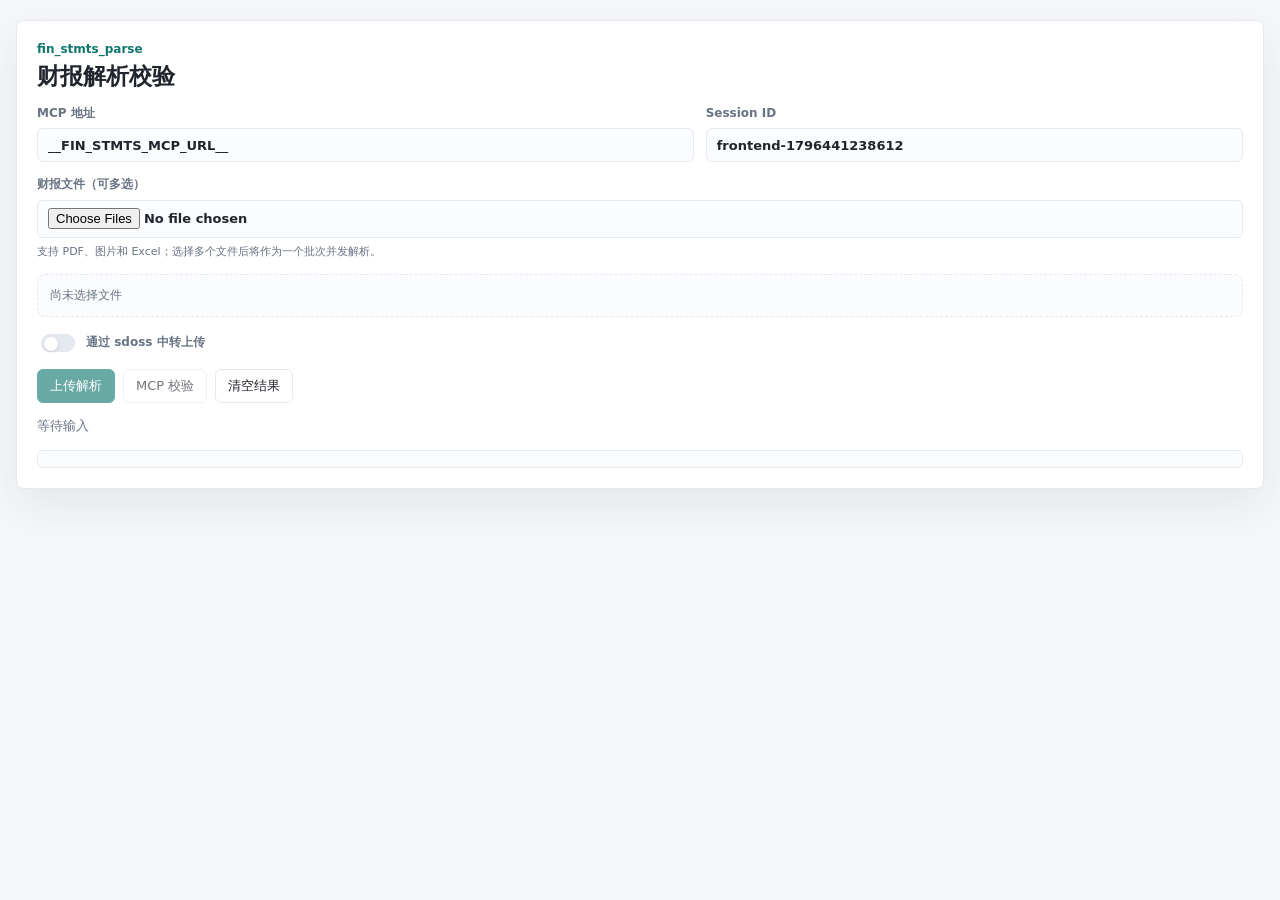
<file: frontend/index.html>
<!doctype html>
<html lang="zh-CN">
  <head>
    <meta charset="utf-8" />
    <meta name="viewport" content="width=device-width, initial-scale=1" />
    <title>财报解析校验</title>
    <link rel="stylesheet" href="./styles.css" />
  </head>
  <body>
    <main class="shell">
      <section class="panel controls">
        <div>
          <p class="eyebrow">fin_stmts_parse</p>
          <h1>财报解析校验</h1>
        </div>
        <div class="control-grid">
          <label>
            <span>MCP 地址</span>
            <input id="mcpUrl" value="__FIN_STMTS_MCP_URL__" />
          </label>
          <label>
            <span>Session ID</span>
            <input id="sessionId" />
          </label>
        </div>
        <label class="file-box">
          <span>财报文件（可多选）</span>
          <input
            id="fileInput"
            type="file"
            multiple
            accept=".pdf,.png,.jpg,.jpeg,.bmp,.tiff,.tif,.webp,.xls,.xlsx"
            aria-describedby="fileHint"
          />
          <small id="fileHint">支持 PDF、图片和 Excel；选择多个文件后将作为一个批次并发解析。</small>
        </label>
        <section
          id="selectedFiles"
          class="selected-files"
          aria-live="polite"
          aria-label="已选择的财报文件"
        ></section>
        <label class="toggle-row">
          <input id="useSdoss" type="checkbox" />
          <span>通过 sdoss 中转上传</span>
        </label>
        <div class="actions">
          <button id="runBtn" class="primary">上传解析</button>
          <button id="inspectBtn" type="button">MCP 校验</button>
          <button id="clearBtn" type="button">清空结果</button>
        </div>
        <p id="status" class="status" aria-live="polite">等待输入</p>
        <ol id="progressLog" class="progress-log" hidden></ol>
      </section>

      <section id="summary" class="summary" hidden></section>
      <section id="results" class="results"></section>
    </main>
    <script src="./app.js"></script>
  </body>
</html>
</file>
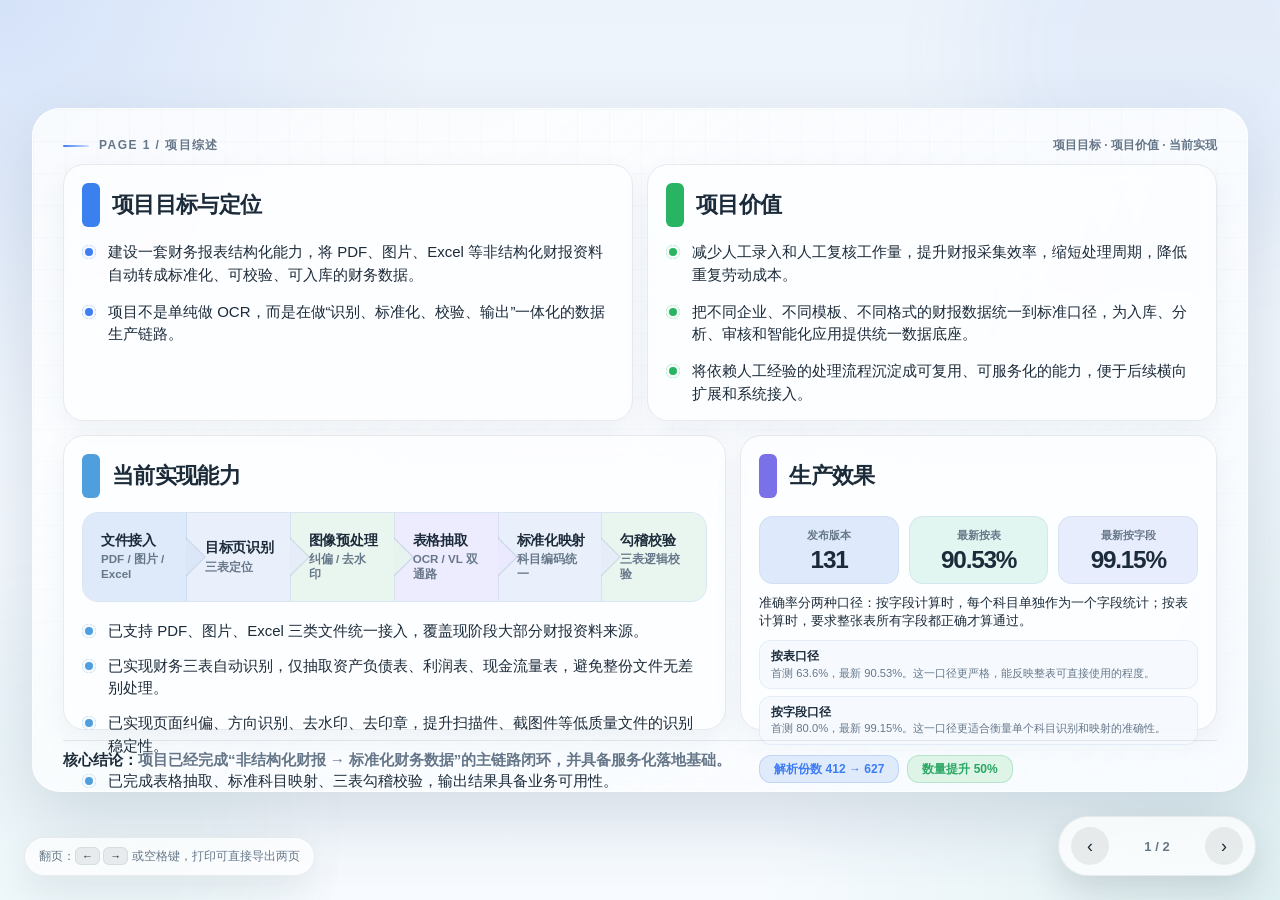
<file: fin_stmts_parse_ppt.html>
<!DOCTYPE html>
<html lang="zh-CN">
<head>
  <meta charset="UTF-8">
  <meta name="viewport" content="width=device-width, initial-scale=1.0">
  <title>财务报表智能解析项目汇报</title>
  <style>
    :root {
      --bg: #edf3fa;
      --paper: #f8fbff;
      --ink: #1c2b3a;
      --muted: #667789;
      --line: rgba(51, 76, 109, 0.14);
      --accent: #3f7df4;
      --accent-soft: rgba(63, 125, 244, 0.12);
      --emerald: #2f9a8f;
      --emerald-soft: rgba(47, 154, 143, 0.14);
      --shadow: 0 28px 70px rgba(45, 68, 97, 0.16);
      --radius: 28px;
      --slide-width: min(95vw, calc((100vh - 44px) * 1.77777778), 1540px);
      --slide-ratio: 1.77777778;
    }

    * {
      box-sizing: border-box;
    }

    html,
    body {
      margin: 0;
      min-height: 100%;
      background:
        radial-gradient(circle at top left, rgba(63, 125, 244, 0.14), transparent 28%),
        radial-gradient(circle at bottom right, rgba(47, 154, 143, 0.12), transparent 34%),
        linear-gradient(180deg, #edf3fa 0%, #f7fbff 100%);
      color: var(--ink);
      font-family: "Avenir Next", "PingFang SC", "SF Pro Display", "Segoe UI", sans-serif;
      overflow: hidden;
    }

    body::before,
    body::after {
      content: "";
      position: fixed;
      inset: auto;
      width: 32vw;
      height: 32vw;
      border-radius: 999px;
      filter: blur(48px);
      opacity: 0.34;
      pointer-events: none;
      z-index: 0;
    }

    body::before {
      top: -12vw;
      right: -8vw;
      background: rgba(63, 125, 244, 0.16);
    }

    body::after {
      bottom: -10vw;
      left: -10vw;
      background: rgba(47, 154, 143, 0.12);
    }

    .deck-shell {
      position: relative;
      z-index: 1;
      min-height: 100vh;
      display: grid;
      place-items: center;
      padding: 14px;
    }

    .deck {
      width: var(--slide-width);
      position: relative;
    }

    .slides {
      position: relative;
      width: 100%;
      aspect-ratio: var(--slide-ratio);
    }

    .slide {
      position: absolute;
      inset: 0;
      background:
        linear-gradient(140deg, rgba(255, 255, 255, 0.74), rgba(248, 251, 255, 0.98)),
        linear-gradient(180deg, rgba(255, 255, 255, 0.2), rgba(255, 255, 255, 0));
      border: 1px solid rgba(255, 255, 255, 0.74);
      border-radius: var(--radius);
      box-shadow: var(--shadow);
      padding: 28px 30px 20px;
      display: grid;
      grid-template-rows: auto 1fr auto;
      opacity: 0;
      transform: translateX(48px) scale(0.985);
      pointer-events: none;
      transition: opacity 360ms ease, transform 420ms ease;
      overflow: hidden;
    }

    .slide::before {
      content: "";
      position: absolute;
      inset: 0;
      background-image:
        linear-gradient(rgba(51, 76, 109, 0.03) 1px, transparent 1px),
        linear-gradient(90deg, rgba(51, 76, 109, 0.03) 1px, transparent 1px);
      background-size: 32px 32px;
      mask-image: linear-gradient(180deg, rgba(0, 0, 0, 0.85), rgba(0, 0, 0, 0.2));
      pointer-events: none;
    }

    .slide.active {
      opacity: 1;
      transform: translateX(0) scale(1);
      pointer-events: auto;
    }

    .slide-header,
    .slide-content,
    .slide-footer {
      position: relative;
      z-index: 1;
    }

    .slide-header {
      display: grid;
      gap: 8px;
      margin-bottom: 14px;
    }

    .slide-header.compact-header {
      gap: 6px;
      margin-bottom: 10px;
    }

    .slide-header.compact-header h1 {
      max-width: none;
      font-size: clamp(24px, 2.7vw, 40px);
      line-height: 1.02;
    }

    .slide-header.compact-header .subtitle {
      font-size: 12.8px;
      line-height: 1.34;
      max-width: 92ch;
    }

    .slide-header.minimal-header {
      gap: 0;
      margin-bottom: 10px;
    }

    .eyebrow-row {
      display: flex;
      justify-content: space-between;
      align-items: center;
      gap: 18px;
    }

    .eyebrow {
      display: inline-flex;
      align-items: center;
      gap: 10px;
      color: var(--muted);
      font-size: 12px;
      letter-spacing: 0.12em;
      text-transform: uppercase;
      font-weight: 700;
    }

    .eyebrow::before {
      content: "";
      width: 26px;
      height: 2px;
      border-radius: 99px;
      background: linear-gradient(90deg, var(--accent), rgba(63, 125, 244, 0.22));
    }

    .slide-index {
      color: var(--muted);
      font-size: 12px;
      font-weight: 700;
    }

    h1 {
      margin: 0;
      font-size: clamp(29px, 3.2vw, 52px);
      line-height: 1.02;
      letter-spacing: -0.045em;
      max-width: 13ch;
    }

    .subtitle {
      margin: 0;
      max-width: 78ch;
      font-size: 15px;
      line-height: 1.42;
      color: var(--muted);
    }

    .slide-content {
      min-height: 0;
      display: grid;
      gap: 14px;
    }

    .slide-one-layout {
      display: grid;
      grid-template-rows: auto 1fr;
      gap: 14px;
      min-height: 0;
    }

    .top-pair,
    .bottom-pair {
      display: grid;
      gap: 14px;
      min-height: 0;
    }

    .top-pair {
      grid-template-columns: 1fr 1fr;
    }

    .bottom-pair {
      grid-template-columns: 1.28fr 0.92fr;
      align-items: stretch;
    }

    .showcase-card {
      background: rgba(255, 255, 255, 0.78);
      border: 1px solid rgba(166, 191, 220, 0.42);
      box-shadow: 0 10px 28px rgba(68, 96, 132, 0.07);
      padding: 20px 22px 18px;
      border-radius: 20px;
    }

    .section-heading {
      display: flex;
      align-items: center;
      gap: 12px;
      margin-bottom: 14px;
    }

    .section-mark {
      width: 18px;
      height: 44px;
      border-radius: 6px;
      flex: 0 0 auto;
    }

    .section-mark.blue {
      background: #3a80ee;
    }

    .section-mark.green {
      background: #28b463;
    }

    .section-mark.orange {
      background: #4f9fdf;
    }

    .section-mark.purple {
      background: #7a71e8;
    }

    .section-mark.red {
      background: #5f8fe6;
    }

    .section-heading h2 {
      margin: 0;
      font-size: 22px;
      line-height: 1.1;
      letter-spacing: -0.03em;
      font-weight: 850;
    }

    .bullet-list-lg {
      margin: 0;
      padding: 0;
      list-style: none;
      display: grid;
      gap: 14px;
    }

    .bullet-list-lg.tight {
      gap: 12px;
    }

    .bullet-list-lg li {
      display: grid;
      grid-template-columns: 14px 1fr;
      gap: 12px;
      align-items: start;
      font-size: 15px;
      line-height: 1.52;
      color: var(--ink);
      font-weight: 500;
    }

    .bullet-list-lg li::before {
      content: "";
      width: 14px;
      height: 14px;
      border-radius: 999px;
      margin-top: 4px;
      background: #3f7df4;
      box-shadow: inset 0 0 0 3px rgba(255, 255, 255, 0.95);
    }

    .value-card .bullet-list-lg li::before {
      background: #28b463;
    }

    .current-card .bullet-list-lg li::before {
      background: #4f9fdf;
    }

    .flow-strip {
      display: grid;
      grid-template-columns: repeat(6, minmax(0, 1fr));
      margin: 4px 0 18px;
      gap: 0;
      border-radius: 16px;
      overflow: hidden;
      border: 1px solid rgba(166, 191, 220, 0.34);
      background: rgba(244, 249, 255, 0.88);
    }

    .flow-node {
      position: relative;
      padding: 14px 16px 14px 18px;
      min-height: 88px;
      display: grid;
      align-content: center;
      gap: 4px;
      background: var(--node-bg, rgba(236, 243, 252, 0.92));
      border-right: 1px solid rgba(153, 177, 204, 0.24);
    }

    .flow-node:last-child {
      border-right: none;
    }

    .flow-node:not(:last-child)::after {
      content: "";
      position: absolute;
      top: 50%;
      right: -18px;
      transform: translateY(-50%);
      width: 0;
      height: 0;
      border-top: 18px solid transparent;
      border-bottom: 18px solid transparent;
      border-left: 18px solid var(--node-bg, rgba(236, 243, 252, 0.92));
      z-index: 2;
    }

    .flow-node:not(:last-child)::before {
      content: "";
      position: absolute;
      top: 50%;
      right: -20px;
      transform: translateY(-50%);
      width: 0;
      height: 0;
      border-top: 20px solid transparent;
      border-bottom: 20px solid transparent;
      border-left: 20px solid rgba(153, 177, 204, 0.32);
      z-index: 1;
    }

    .flow-node b {
      display: block;
      font-size: 14px;
      line-height: 1.2;
      letter-spacing: -0.02em;
    }

    .flow-node span {
      font-size: 11.6px;
      line-height: 1.28;
      color: var(--muted);
      font-weight: 600;
    }

    .effect-card {
      display: grid;
      grid-template-rows: auto auto 1fr auto;
      gap: 10px;
    }

    .effect-card .section-heading {
      margin-bottom: 8px;
    }

    .stat-row {
      display: grid;
      grid-template-columns: repeat(3, 1fr);
      gap: 10px;
    }

    .stat-box {
      border-radius: 14px;
      padding: 12px 10px 10px;
      text-align: center;
      border: 1px solid rgba(166, 191, 220, 0.24);
    }

    .stat-box.blue {
      background: rgba(219, 231, 251, 0.9);
    }

    .stat-box.green {
      background: rgba(221, 244, 239, 0.88);
    }

    .stat-box.orange {
      background: rgba(230, 236, 253, 0.92);
    }

    .stat-label {
      display: block;
      font-size: 11px;
      line-height: 1.15;
      color: var(--muted);
      font-weight: 800;
      margin-bottom: 6px;
    }

    .stat-value {
      display: block;
      font-size: clamp(17px, 1.9vw, 26px);
      line-height: 1.05;
      font-weight: 900;
      letter-spacing: -0.05em;
    }

    .effect-note {
      margin: 0;
      font-size: 13px;
      line-height: 1.4;
      color: var(--ink);
    }

    .effect-breakdown {
      display: grid;
      gap: 7px;
    }

    .effect-line {
      padding: 8px 11px;
      border-radius: 12px;
      background: rgba(246, 250, 255, 0.92);
      border: 1px solid rgba(166, 191, 220, 0.22);
    }

    .effect-line strong {
      display: block;
      margin-bottom: 2px;
      font-size: 12.4px;
      line-height: 1.15;
      color: var(--ink);
    }

    .effect-line span {
      display: block;
      font-size: 11.2px;
      line-height: 1.3;
      color: var(--muted);
    }

    .status-row {
      display: flex;
      flex-wrap: wrap;
      gap: 8px;
    }

    .status-pill {
      display: inline-flex;
      align-items: center;
      justify-content: center;
      padding: 7px 14px;
      border-radius: 12px;
      font-size: 12px;
      font-weight: 800;
      line-height: 1;
      border: 1px solid transparent;
    }

    .status-pill.green {
      color: #2aa764;
      background: rgba(221, 244, 230, 0.95);
      border-color: rgba(42, 167, 100, 0.22);
    }

    .status-pill.blue {
      color: #3f7df4;
      background: rgba(222, 233, 250, 0.94);
      border-color: rgba(63, 125, 244, 0.2);
    }

    .status-pill.orange {
      color: #5f8fe6;
      background: rgba(230, 236, 253, 0.96);
      border-color: rgba(95, 143, 230, 0.24);
    }

    .summary-line {
      margin: 0;
      font-size: 15px;
      line-height: 1.46;
      color: var(--muted);
      font-weight: 600;
    }

    .summary-line strong {
      color: var(--ink);
    }

    .slide-two-remake {
      display: grid;
      grid-template-rows: auto 1fr;
      gap: 12px;
      min-height: 0;
    }

    .process-card {
      display: grid;
      grid-template-rows: auto auto 1fr;
      gap: 14px;
      padding-bottom: 10px;
    }

    .macro-flow {
      display: grid;
      grid-template-columns: repeat(9, minmax(0, 1fr));
      gap: 12px;
      align-items: stretch;
    }

    .macro-node {
      position: relative;
      min-height: 114px;
      padding: 14px 12px 12px;
      border-radius: 16px;
      border: 1px solid rgba(166, 191, 220, 0.38);
      background: var(--node-bg, rgba(236, 243, 252, 0.92));
      box-shadow: 0 8px 18px rgba(68, 96, 132, 0.07);
      text-align: center;
      display: grid;
      align-content: center;
      gap: 6px;
    }

    .macro-node:not(:last-child)::after {
      content: "";
      position: absolute;
      top: 50%;
      right: -12px;
      transform: translateY(-50%);
      width: 0;
      height: 0;
      border-top: 14px solid transparent;
      border-bottom: 14px solid transparent;
      border-left: 14px solid #aec3de;
      z-index: 3;
    }

    .macro-node:not(:last-child)::before {
      content: "";
      position: absolute;
      top: 50%;
      right: -10px;
      transform: translateY(-50%);
      width: 0;
      height: 0;
      border-top: 12px solid transparent;
      border-bottom: 12px solid transparent;
      border-left: 12px solid var(--node-bg, rgba(236, 243, 252, 0.92));
      z-index: 4;
    }

    .macro-node b {
      display: block;
      font-size: 14px;
      line-height: 1.16;
      letter-spacing: -0.02em;
    }

    .macro-node span {
      display: block;
      font-size: 10.7px;
      line-height: 1.22;
      color: var(--muted);
      font-weight: 600;
    }

    .macro-node .codeish {
      font-size: 10px;
      line-height: 1.16;
      word-break: break-word;
    }

    .process-detail-grid {
      display: grid;
      grid-template-columns: repeat(8, minmax(0, 1fr));
      gap: 10px;
      margin-top: 2px;
      align-items: start;
    }

    .process-detail {
      position: relative;
      min-height: 88px;
      padding: 12px 12px 10px;
      border-radius: 14px;
      background: rgba(255, 255, 255, 0.96);
      border: 1px solid rgba(166, 191, 220, 0.34);
      box-shadow: 0 8px 18px rgba(68, 96, 132, 0.07);
    }

    .process-detail::before {
      content: "";
      position: absolute;
      left: 50%;
      top: -26px;
      width: 2px;
      height: 28px;
      background: #cad8ea;
      transform-origin: bottom center;
      transform: translateX(-50%) rotate(var(--line-tilt, 0deg));
      border-radius: 999px;
      opacity: 0.95;
    }

    .process-detail h3 {
      margin: 0 0 5px;
      font-size: 11.8px;
      line-height: 1.15;
      letter-spacing: -0.01em;
      font-weight: 850;
      color: var(--ink);
    }

    .process-detail p {
      margin: 0;
      font-size: 10.8px;
      line-height: 1.33;
      color: var(--muted);
    }

    .three-column-panels {
      display: grid;
      grid-template-columns: 0.94fr 1.06fr;
      gap: 12px;
      min-height: 0;
    }

    .panel-card {
      display: grid;
      align-content: start;
    }

    .panel-card .section-heading {
      margin-bottom: 10px;
    }

    .panel-card .bullet-list-lg.compact {
      gap: 10px;
    }

    .panel-card .bullet-list-lg.compact li {
      grid-template-columns: 13px 1fr;
      gap: 10px;
      font-size: 14px;
      line-height: 1.42;
    }

    .panel-card .bullet-list-lg.compact li::before {
      width: 13px;
      height: 13px;
      margin-top: 4px;
    }

    .issue-card .bullet-list-lg li::before {
      background: #5f8fe6;
    }

    .plan-card .bullet-list-lg li::before {
      background: #28b463;
    }

    .plan-card {
      padding: 15px 16px 12px;
    }

    .plan-card .section-heading {
      margin-bottom: 8px;
    }

    .plan-card .section-heading h2 {
      font-size: 18px;
      line-height: 1.1;
    }

    .plan-card .section-mark {
      width: 14px;
      height: 38px;
      border-radius: 5px;
    }

    .plan-card .bullet-list-lg.compact {
      gap: 6px;
    }

    .plan-card .bullet-list-lg.compact li {
      grid-template-columns: 10px 1fr;
      gap: 8px;
      font-size: 12.6px;
      line-height: 1.28;
    }

    .plan-card .bullet-list-lg.compact li::before {
      width: 10px;
      height: 10px;
      margin-top: 3px;
    }

    .panel-extra {
      margin-top: 8px;
      padding-top: 8px;
      border-top: 1px dashed rgba(166, 191, 220, 0.55);
      display: grid;
      gap: 6px;
    }

    .panel-extra-label {
      font-size: 11px;
      line-height: 1;
      letter-spacing: 0.08em;
      text-transform: uppercase;
      color: var(--muted);
      font-weight: 800;
    }

    .mini-tags {
      display: flex;
      flex-wrap: wrap;
      gap: 6px;
    }

    .mini-tag {
      display: inline-flex;
      align-items: center;
      justify-content: center;
      padding: 5px 9px;
      border-radius: 999px;
      font-size: 11px;
      line-height: 1;
      font-weight: 750;
      border: 1px solid transparent;
    }

    .mini-tag.blue {
      color: #3f7df4;
      background: rgba(222, 233, 250, 0.9);
      border-color: rgba(63, 125, 244, 0.2);
    }

    .mini-tag.green {
      color: #2aa764;
      background: rgba(221, 244, 239, 0.92);
      border-color: rgba(42, 167, 100, 0.2);
    }

    .mini-tag.purple {
      color: #6a7dd8;
      background: rgba(233, 237, 252, 0.92);
      border-color: rgba(106, 125, 216, 0.2);
    }

    .page-note-card {
      grid-template-rows: auto 1fr auto;
      gap: 8px;
    }

    .explain-copy {
      margin: 4px 0 18px;
      font-size: 15px;
      line-height: 1.56;
      color: var(--ink);
    }

    .speech-chip-row {
      display: flex;
      flex-wrap: wrap;
      gap: 12px;
      margin-top: auto;
    }

    .speech-chip {
      display: inline-flex;
      align-items: center;
      justify-content: center;
      min-width: 116px;
      padding: 10px 18px;
      border-radius: 14px;
      border: 1px solid transparent;
      font-size: 13px;
      line-height: 1;
      font-weight: 800;
    }

    .speech-chip.blue {
      color: #3f7df4;
      background: rgba(222, 233, 250, 0.94);
      border-color: rgba(63, 125, 244, 0.2);
    }

    .speech-chip.green {
      color: #2aa764;
      background: rgba(221, 244, 239, 0.94);
      border-color: rgba(42, 167, 100, 0.2);
    }

    .speech-chip.orange {
      color: #7a71e8;
      background: rgba(236, 234, 254, 0.96);
      border-color: rgba(122, 113, 232, 0.22);
    }

    .empty-footer {
      display: none;
    }

    .slide-two-grid {
      grid-template-columns: 1.04fr 0.82fr;
      align-items: stretch;
    }

    .slide-two-layout {
      display: grid;
      grid-template-rows: auto 1fr;
      gap: 12px;
      min-height: 0;
    }

    .slide-two-tech-layout {
      display: grid;
      grid-template-rows: auto 1fr auto;
      gap: 10px;
      min-height: 0;
    }

    .bottom-split {
      display: grid;
      grid-template-columns: 1.08fr 0.78fr;
      gap: 14px;
      min-height: 0;
    }

    .mini-split {
      display: grid;
      grid-template-columns: 1fr 1fr;
      gap: 12px;
      min-height: 0;
    }

    .stack {
      display: grid;
      gap: 12px;
      min-height: 0;
    }

    .card {
      background: rgba(255, 255, 255, 0.55);
      border: 1px solid rgba(29, 42, 48, 0.09);
      border-radius: 21px;
      padding: 18px 18px 14px;
      backdrop-filter: blur(10px);
      min-height: 0;
    }

    .card.accent {
      background: linear-gradient(180deg, rgba(63, 125, 244, 0.12), rgba(255, 255, 255, 0.5));
    }

    .card.emerald {
      background: linear-gradient(180deg, rgba(47, 154, 143, 0.14), rgba(255, 255, 255, 0.5));
    }

    .card-title {
      margin: 0 0 10px;
      font-size: 15px;
      font-weight: 800;
      letter-spacing: -0.02em;
    }

    .card-desc {
      margin: 0 0 10px;
      color: var(--muted);
      font-size: 12.5px;
      line-height: 1.45;
    }

    .bullets {
      margin: 0;
      padding: 0;
      list-style: none;
      display: grid;
      gap: 7px;
    }

    .bullets li {
      display: grid;
      grid-template-columns: 8px 1fr;
      gap: 8px;
      align-items: start;
      font-size: 12.5px;
      line-height: 1.42;
      color: var(--ink);
    }

    .bullets li::before {
      content: "";
      width: 8px;
      height: 8px;
      margin-top: 5px;
      border-radius: 999px;
      background: linear-gradient(180deg, var(--accent), #7aa9ff);
      box-shadow: 0 0 0 4px rgba(63, 125, 244, 0.08);
    }

    .metric-panel {
      display: grid;
      gap: 10px;
      align-content: start;
      height: 100%;
    }

    .metric-box {
      padding: 15px 15px 13px;
      border-radius: 18px;
      background: rgba(255, 255, 255, 0.72);
      border: 1px solid rgba(29, 42, 48, 0.09);
    }

    .metric-label {
      font-size: 11px;
      font-weight: 800;
      letter-spacing: 0.12em;
      text-transform: uppercase;
      color: var(--muted);
      margin-bottom: 5px;
    }

    .metric-value {
      font-size: clamp(30px, 2.7vw, 46px);
      font-weight: 900;
      letter-spacing: -0.05em;
      line-height: 1;
      color: var(--ink);
    }

    .metric-value .accent-text {
      color: var(--accent);
    }

    .metric-note {
      margin-top: 8px;
      font-size: 12px;
      line-height: 1.42;
      color: var(--muted);
    }

    .pill-row {
      display: flex;
      flex-wrap: wrap;
      gap: 6px;
      margin-top: 4px;
    }

    .pill {
      padding: 6px 9px;
      border-radius: 999px;
      background: rgba(29, 42, 48, 0.06);
      color: var(--ink);
      font-size: 11px;
      font-weight: 700;
    }

    .value-points {
      display: grid;
      gap: 8px;
    }

    .value-point {
      padding-top: 9px;
      border-top: 1px solid var(--line);
    }

    .value-point:first-child {
      padding-top: 0;
      border-top: none;
    }

    .value-point strong {
      display: block;
      margin-bottom: 3px;
      font-size: 13px;
    }

    .value-point span {
      color: var(--muted);
      font-size: 12px;
      line-height: 1.42;
    }

    .timeline {
      display: grid;
      grid-template-columns: repeat(6, 1fr);
      gap: 7px;
      align-items: center;
      margin-top: 8px;
    }

    .timeline-step {
      position: relative;
      min-height: 82px;
      padding: 10px 9px 9px;
      border-radius: 15px;
      background: rgba(255, 255, 255, 0.7);
      border: 1px solid rgba(29, 42, 48, 0.08);
    }

    .timeline-step::after {
      content: "";
      position: absolute;
      top: 50%;
      right: -8px;
      width: 10px;
      height: 2px;
      background: rgba(29, 42, 48, 0.24);
    }

    .timeline-step:last-child::after {
      display: none;
    }

    .timeline-step b {
      display: block;
      margin-bottom: 5px;
      font-size: 12px;
      line-height: 1.35;
    }

    .timeline-step p {
      margin: 0;
      font-size: 10.8px;
      line-height: 1.36;
      color: var(--muted);
    }

    .tech-strip {
      display: grid;
      grid-template-columns: repeat(6, minmax(0, 1fr));
      gap: 7px;
      margin-top: 6px;
    }

    .tech-cell {
      position: relative;
      min-height: 92px;
      padding: 10px 9px 8px 30px;
      border-radius: 14px;
      background: rgba(255, 255, 255, 0.7);
      border: 1px solid rgba(29, 42, 48, 0.08);
    }

    .tech-cell::before {
      content: attr(data-step);
      position: absolute;
      left: 9px;
      top: 9px;
      width: 16px;
      height: 16px;
      border-radius: 999px;
      display: grid;
      place-items: center;
      background: var(--emerald);
      color: white;
      font-size: 9px;
      font-weight: 800;
    }

    .tech-cell strong {
      display: block;
      margin-bottom: 3px;
      font-size: 11px;
      line-height: 1.26;
    }

    .tech-cell span {
      display: block;
      font-size: 9.6px;
      line-height: 1.3;
      color: var(--muted);
    }

    .pipeline-card {
      padding-top: 14px;
      padding-bottom: 12px;
    }

    .pipeline-line {
      font-size: 11.2px;
      line-height: 1.36;
      color: var(--muted);
      word-break: break-all;
    }

    .ten-grid {
      display: grid;
      grid-template-columns: repeat(2, minmax(0, 1fr));
      gap: 7px 8px;
    }

    .ten-item {
      position: relative;
      min-height: 64px;
      padding: 10px 10px 8px 34px;
      border-radius: 15px;
      background: rgba(255, 255, 255, 0.68);
      border: 1px solid rgba(29, 42, 48, 0.08);
    }

    .ten-item::before {
      content: attr(data-step);
      position: absolute;
      left: 9px;
      top: 9px;
      width: 18px;
      height: 18px;
      border-radius: 999px;
      display: grid;
      place-items: center;
      background: var(--accent);
      color: #fff;
      font-size: 9px;
      font-weight: 800;
    }

    .ten-item strong {
      display: block;
      margin-bottom: 2px;
      font-size: 10.8px;
      line-height: 1.28;
    }

    .ten-item span {
      display: block;
      font-size: 9.6px;
      line-height: 1.3;
      color: var(--muted);
    }

    .compact-bullets {
      gap: 5px;
    }

    .compact-bullets li {
      font-size: 11.2px;
      line-height: 1.34;
      gap: 7px;
      grid-template-columns: 7px 1fr;
    }

    .compact-bullets li::before {
      width: 7px;
      height: 7px;
      margin-top: 4px;
      box-shadow: 0 0 0 3px rgba(63, 125, 244, 0.08);
    }

    .flow-box {
      display: grid;
      gap: 10px;
      align-content: start;
    }

    .flow-diagram {
      display: grid;
      gap: 7px;
    }

    .flow-diagram.compact-grid {
      grid-template-columns: repeat(3, minmax(0, 1fr));
      gap: 7px;
    }

    .flow-item {
      position: relative;
      padding: 11px 12px 10px 38px;
      border-radius: 15px;
      background: rgba(255, 255, 255, 0.66);
      border: 1px solid rgba(29, 42, 48, 0.09);
    }

    .flow-item::before {
      content: attr(data-step);
      position: absolute;
      left: 11px;
      top: 11px;
      width: 18px;
      height: 18px;
      border-radius: 999px;
      display: grid;
      place-items: center;
      background: var(--emerald);
      color: white;
      font-size: 10px;
      font-weight: 800;
    }

    .flow-item b {
      display: block;
      margin-bottom: 3px;
      font-size: 12.5px;
    }

    .flow-item span {
      font-size: 11.2px;
      line-height: 1.38;
      color: var(--muted);
    }

    .flow-diagram.compact-grid .flow-item {
      min-height: 76px;
      padding: 9px 9px 8px 32px;
    }

    .flow-diagram.compact-grid .flow-item b {
      font-size: 11.2px;
      margin-bottom: 2px;
      line-height: 1.28;
    }

    .flow-diagram.compact-grid .flow-item span {
      font-size: 9.8px;
      line-height: 1.28;
    }

    .difficulty-list,
    .plan-list {
      display: grid;
      gap: 8px;
    }

    .difficulty-item,
    .plan-item {
      padding: 10px 11px;
      border-radius: 15px;
      background: rgba(255, 255, 255, 0.64);
      border: 1px solid rgba(29, 42, 48, 0.09);
    }

    .difficulty-item strong,
    .plan-item strong {
      display: block;
      margin-bottom: 3px;
      font-size: 12.8px;
    }

    .difficulty-item span,
    .plan-item span {
      display: block;
      font-size: 11.2px;
      line-height: 1.4;
      color: var(--muted);
    }

    .next-focus {
      display: grid;
      grid-template-columns: repeat(3, 1fr);
      gap: 7px;
      margin-top: 2px;
    }

    .focus-cell {
      padding: 10px 9px;
      border-radius: 14px;
      background: rgba(29, 111, 99, 0.1);
      border: 1px solid rgba(29, 111, 99, 0.12);
    }

    .focus-cell strong {
      display: block;
      margin-bottom: 3px;
      font-size: 12px;
    }

    .focus-cell span {
      font-size: 10.8px;
      color: var(--muted);
      line-height: 1.35;
    }

    .slide-footer {
      display: flex;
      justify-content: space-between;
      align-items: center;
      gap: 12px;
      margin-top: 10px;
      padding-top: 8px;
      border-top: 1px solid rgba(29, 42, 48, 0.09);
    }

    .footer-note {
      color: var(--muted);
      font-size: 11.5px;
      line-height: 1.35;
    }

    .nav {
      position: fixed;
      right: 24px;
      bottom: 24px;
      z-index: 2;
      display: flex;
      align-items: center;
      gap: 10px;
      padding: 10px 12px;
      border-radius: 999px;
      background: rgba(255, 255, 255, 0.78);
      border: 1px solid rgba(29, 42, 48, 0.08);
      backdrop-filter: blur(14px);
      box-shadow: 0 16px 35px rgba(29, 42, 48, 0.14);
    }

    .nav button {
      appearance: none;
      border: none;
      width: 38px;
      height: 38px;
      border-radius: 999px;
      background: rgba(29, 42, 48, 0.08);
      color: var(--ink);
      font-size: 18px;
      cursor: pointer;
      transition: transform 180ms ease, background 180ms ease;
    }

    .nav button:hover {
      transform: translateY(-1px);
      background: rgba(29, 42, 48, 0.13);
    }

    .nav button:active {
      transform: scale(0.97);
    }

    .nav-status {
      min-width: 76px;
      text-align: center;
      font-size: 13px;
      font-weight: 700;
      color: var(--muted);
    }

    .hint {
      position: fixed;
      left: 24px;
      bottom: 24px;
      z-index: 2;
      padding: 10px 14px;
      border-radius: 999px;
      background: rgba(255, 255, 255, 0.72);
      border: 1px solid rgba(29, 42, 48, 0.08);
      color: var(--muted);
      font-size: 12px;
      backdrop-filter: blur(12px);
      box-shadow: 0 16px 35px rgba(29, 42, 48, 0.08);
    }

    kbd {
      font-family: inherit;
      font-size: 11px;
      padding: 2px 6px;
      border-radius: 6px;
      background: rgba(29, 42, 48, 0.08);
      color: var(--ink);
      border: 1px solid rgba(29, 42, 48, 0.08);
    }

    @media (max-width: 1200px) {
      html,
      body {
        overflow: auto;
      }

      .deck-shell {
        display: block;
        padding: 16px;
      }

      .slides {
        display: grid;
        gap: 18px;
        aspect-ratio: auto;
      }

      .slide {
        position: relative;
        aspect-ratio: var(--slide-ratio);
        min-height: 880px;
        opacity: 1;
        transform: none;
        pointer-events: auto;
      }

      .slide-one-grid,
      .slide-two-grid {
        grid-template-columns: 1fr;
      }

      .top-pair,
      .bottom-pair,
      .stat-row {
        grid-template-columns: 1fr;
      }

      .macro-flow,
      .process-detail-grid,
      .three-column-panels {
        grid-template-columns: 1fr;
      }

      .process-detail::before,
      .macro-node::before,
      .macro-node::after {
        display: none;
      }

      .bottom-split {
        grid-template-columns: 1fr;
      }

      .flow-strip {
        grid-template-columns: repeat(2, 1fr);
        gap: 8px;
        background: transparent;
        border: none;
        overflow: visible;
      }

      .flow-node {
        border: 1px solid rgba(153, 177, 204, 0.24);
        border-radius: 14px;
        min-height: 78px;
      }

      .flow-node::before,
      .flow-node::after {
        display: none;
      }

      .timeline {
        grid-template-columns: repeat(2, 1fr);
      }

      .flow-diagram.compact-grid {
        grid-template-columns: 1fr;
      }

      .tech-strip {
        grid-template-columns: repeat(2, 1fr);
      }

      .next-focus {
        grid-template-columns: 1fr;
      }

      .nav,
      .hint {
        display: none;
      }
    }

    @media print {
      @page {
        size: 16in 9in;
        margin: 0;
      }

      html,
      body {
        background: white;
        overflow: visible;
      }

      body::before,
      body::after,
      .nav,
      .hint {
        display: none;
      }

      .deck-shell {
        padding: 0;
      }

      .deck {
        width: 100%;
      }

      .slides {
        display: block;
      }

      .slide {
        position: relative;
        opacity: 1;
        transform: none;
        pointer-events: auto;
        box-shadow: none;
        border: none;
        page-break-after: always;
        break-after: page;
        min-height: 100vh;
        height: 100vh;
      }

      .slide:last-child {
        page-break-after: auto;
        break-after: auto;
      }
    }
  </style>
</head>
<body>
  <div class="deck-shell">
    <main class="deck" aria-label="财务报表智能解析项目汇报">
      <div class="slides">
        <section class="slide active" data-slide="1">
          <header class="slide-header minimal-header">
            <div class="eyebrow-row">
              <div class="eyebrow">Page 1 / 项目综述</div>
              <div class="slide-index">项目目标 · 项目价值 · 当前实现</div>
            </div>
          </header>

          <div class="slide-content slide-one-layout">
            <div class="top-pair">
              <article class="card showcase-card">
                <div class="section-heading">
                  <span class="section-mark blue" aria-hidden="true"></span>
                  <h2>项目目标与定位</h2>
                </div>
                <ul class="bullet-list-lg">
                  <li>建设一套财务报表结构化能力，将 PDF、图片、Excel 等非结构化财报资料自动转成标准化、可校验、可入库的财务数据。</li>
                  <li>项目不是单纯做 OCR，而是在做“识别、标准化、校验、输出”一体化的数据生产链路。</li>
                </ul>
              </article>

              <article class="card showcase-card value-card">
                <div class="section-heading">
                  <span class="section-mark green" aria-hidden="true"></span>
                  <h2>项目价值</h2>
                </div>
                <ul class="bullet-list-lg">
                  <li>减少人工录入和人工复核工作量，提升财报采集效率，缩短处理周期，降低重复劳动成本。</li>
                  <li>把不同企业、不同模板、不同格式的财报数据统一到标准口径，为入库、分析、审核和智能化应用提供统一数据底座。</li>
                  <li>将依赖人工经验的处理流程沉淀成可复用、可服务化的能力，便于后续横向扩展和系统接入。</li>
                </ul>
              </article>
            </div>

            <div class="bottom-pair">
              <article class="card showcase-card current-card">
                <div class="section-heading">
                  <span class="section-mark orange" aria-hidden="true"></span>
                  <h2>当前实现能力</h2>
                </div>

                <div class="flow-strip" aria-label="项目主流程">
                  <div class="flow-node" style="--node-bg: rgba(220, 232, 249, 0.94);">
                    <b>文件接入</b>
                    <span>PDF / 图片 / Excel</span>
                  </div>
                  <div class="flow-node" style="--node-bg: rgba(232, 239, 251, 0.94);">
                    <b>目标页识别</b>
                    <span>三表定位</span>
                  </div>
                  <div class="flow-node" style="--node-bg: rgba(232, 245, 239, 0.94);">
                    <b>图像预处理</b>
                    <span>纠偏 / 去水印</span>
                  </div>
                  <div class="flow-node" style="--node-bg: rgba(236, 234, 254, 0.94);">
                    <b>表格抽取</b>
                    <span>OCR / VL 双通路</span>
                  </div>
                  <div class="flow-node" style="--node-bg: rgba(232, 239, 251, 0.94);">
                    <b>标准化映射</b>
                    <span>科目编码统一</span>
                  </div>
                  <div class="flow-node" style="--node-bg: rgba(232, 245, 239, 0.94);">
                    <b>勾稽校验</b>
                    <span>三表逻辑校验</span>
                  </div>
                </div>

                <ul class="bullet-list-lg tight">
                  <li>已支持 PDF、图片、Excel 三类文件统一接入，覆盖现阶段大部分财报资料来源。</li>
                  <li>已实现财务三表自动识别，仅抽取资产负债表、利润表、现金流量表，避免整份文件无差别处理。</li>
                  <li>已实现页面纠偏、方向识别、去水印、去印章，提升扫描件、截图件等低质量文件的识别稳定性。</li>
                  <li>已完成表格抽取、标准科目映射、三表勾稽校验，输出结果具备业务可用性。</li>
                  <li>已支持 PostgreSQL 落库、Excel 导出，以及 gRPC / MCP 双协议服务化输出。</li>
                </ul>
              </article>

              <aside class="card showcase-card effect-card">
                <div class="section-heading">
                  <span class="section-mark purple" aria-hidden="true"></span>
                  <h2>生产效果</h2>
                </div>

                <div class="stat-row">
                  <div class="stat-box blue">
                    <span class="stat-label">发布版本</span>
                    <span class="stat-value">131</span>
                  </div>
                  <div class="stat-box green">
                    <span class="stat-label">最新按表</span>
                    <span class="stat-value">90.53%</span>
                  </div>
                  <div class="stat-box orange">
                    <span class="stat-label">最新按字段</span>
                    <span class="stat-value">99.15%</span>
                  </div>
                </div>

                <p class="effect-note">
                  准确率分两种口径：按字段计算时，每个科目单独作为一个字段统计；按表计算时，要求整张表所有字段都正确才算通过。
                </p>

                <div class="effect-breakdown">
                  <div class="effect-line">
                    <strong>按表口径</strong>
                    <span>首测 63.6%，最新 90.53%。这一口径更严格，能反映整表可直接使用的程度。</span>
                  </div>
                  <div class="effect-line">
                    <strong>按字段口径</strong>
                    <span>首测 80.0%，最新 99.15%。这一口径更适合衡量单个科目识别和映射的准确性。</span>
                  </div>
                </div>

                <div class="status-row" aria-label="效果状态">
                  <span class="status-pill blue">解析份数 412 → 627</span>
                  <span class="status-pill green">数量提升 50%</span>
                </div>
              </aside>
            </div>
          </div>

          <footer class="slide-footer">
            <p class="summary-line"><strong>核心结论：</strong>项目已经完成“非结构化财报 → 标准化财务数据”的主链路闭环，并具备服务化落地基础。</p>
          </footer>
        </section>

        <section class="slide" data-slide="2">
          <header class="slide-header minimal-header">
            <div class="eyebrow-row">
              <div class="eyebrow">Page 2 / 技术实现</div>
              <div class="slide-index">主流程 · 技术展开 · 难点计划</div>
            </div>
          </header>

          <div class="slide-content slide-two-remake">
            <article class="card showcase-card process-card">
              <div class="section-heading">
                <span class="section-mark blue" aria-hidden="true"></span>
                <h2>主流程与对应技术实现</h2>
              </div>

              <div class="macro-flow" aria-label="主流程与对应技术实现">
                <div class="macro-node" style="--node-bg: rgba(220, 232, 249, 0.94);">
                  <b>文件输入</b>
                  <span>统一入口</span>
                  <span class="codeish">FinancialStatementParseCore</span>
                </div>
                <div class="macro-node" style="--node-bg: rgba(232, 239, 251, 0.94);">
                  <b>页面识别</b>
                  <span>逐页检测</span>
                  <span>识别目标三表</span>
                </div>
                <div class="macro-node" style="--node-bg: rgba(232, 245, 239, 0.94);">
                  <b>图像预处理</b>
                  <span>去水印 / 去印章</span>
                  <span>方向分类纠偏</span>
                </div>
                  <div class="macro-node" style="--node-bg: rgba(236, 234, 254, 0.94);">
                  <b>表格抽取</b>
                  <span>OCR 优先</span>
                  <span>异常回退 VL</span>
                </div>
                <div class="macro-node" style="--node-bg: rgba(232, 239, 251, 0.94);">
                  <b>结构理解</b>
                  <span>表头行识别</span>
                  <span>列语义理解</span>
                </div>
                <div class="macro-node" style="--node-bg: rgba(232, 245, 239, 0.94);">
                  <b>标准化映射</b>
                  <span>精确 / 别名 / 模糊</span>
                  <span>优先级取值</span>
                </div>
                <div class="macro-node" style="--node-bg: rgba(236, 234, 254, 0.94);">
                  <b>勾稽校验</b>
                  <span>三表规则</span>
                  <span>诊断归因</span>
                </div>
                <div class="macro-node" style="--node-bg: rgba(232, 239, 251, 0.94);">
                  <b>落库导出</b>
                  <span>PostgreSQL</span>
                  <span>Excel</span>
                </div>
                <div class="macro-node" style="--node-bg: rgba(232, 245, 239, 0.94);">
                  <b>多协议服务</b>
                  <span>gRPC / MCP</span>
                  <span>外部接入</span>
                </div>
              </div>

              <div class="process-detail-grid">
                <article class="process-detail" style="--line-tilt:-36deg;">
                  <h3>统一抽象输入</h3>
                  <p>PDF / 图片 / Excel 统一进入核心入口，后续映射、校验、导出都复用同一套能力。</p>
                </article>
                <article class="process-detail" style="--line-tilt:-24deg;">
                  <h3>分页检测 + 并发停止</h3>
                  <p>PDF 逐页转图，并发判断是否为三表页，目标表找齐后提前停止，降低模型调用。</p>
                </article>
                <article class="process-detail" style="--line-tilt:-16deg;">
                  <h3>图像增强</h3>
                  <p>基于 OpenCV 做去水印 / 去印章，ONNX 方向分类识别 0/90/180/270 自动旋转。</p>
                </article>
                <article class="process-detail" style="--line-tilt:-6deg;">
                  <h3>双通路抽取</h3>
                  <p>优先走 OCR 控制成本，结构异常时自动回退 VL 大模型，平衡速度和成功率。</p>
                </article>
                <article class="process-detail" style="--line-tilt:6deg;">
                  <h3>结构理解与主体识别</h3>
                  <p>识别表头行、项目列、金额列和日期列，并融合多路信息识别公司主体。</p>
                </article>
                <article class="process-detail" style="--line-tilt:16deg;">
                  <h3>规则化映射</h3>
                  <p>通过 YAML 规则、别名匹配、高阈值模糊匹配和优先取值，把企业自定义字段统一到标准编码。</p>
                </article>
                <article class="process-detail" style="--line-tilt:24deg;">
                  <h3>可用性校验</h3>
                  <p>不仅校验资产=负债+权益，还区分空值/未识别，兼容新旧准则并定位失败项。</p>
                </article>
                <article class="process-detail" style="--line-tilt:34deg;">
                  <h3>输出层工程化</h3>
                  <p>gRPC 保留历史字段兼容；MCP 拆成 parse / map / inspect / markdown_to_excel 工具；支持落库导出。</p>
                </article>
              </div>
            </article>

            <div class="three-column-panels">
              <article class="card showcase-card panel-card issue-card">
                <div class="section-heading">
                  <span class="section-mark red" aria-hidden="true"></span>
                  <h2>关键难点</h2>
                </div>
                <ul class="bullet-list-lg compact">
                  <li>不同企业、不同行业、不同年度的报表模板差异很大，表头命名、字段口径、排版方式并不统一。</li>
                  <li>跨页长表仍是当前薄弱点：目前主要支持“资产负债表”“资产负债表（续）”这类显式续表，对中间无明确表头的 3-4 页长表还缺少稳定拼接。</li>
                  <li>财务场景对准确性要求高，必须同时满足标准口径统一和财务逻辑自洽。</li>
                </ul>
                <div class="panel-extra">
                  <div class="panel-extra-label">当前边界</div>
                  <div class="mini-tags">
                    <span class="mini-tag blue">已支持显式续表</span>
                    <span class="mini-tag purple">无表头跨页待增强</span>
                    <span class="mini-tag green">三表勾稽已上线</span>
                  </div>
                </div>
              </article>

              <article class="card showcase-card panel-card plan-card">
                <div class="section-heading">
                  <span class="section-mark green" aria-hidden="true"></span>
                  <h2>下一步计划</h2>
                </div>
                <ul class="bullet-list-lg compact">
                  <li>2026 年 5 月 13 日：跨页阶段一，支持无“续表”标题的 3-4 页长表自动续接与合并。</li>
                  <li>2026 年 5 月 27 日：智能对话阶段一，完成附注解析并关联主表与明细说明。</li>
                  <li>2026 年 6 月 10 日：扩展多报表类型，覆盖外文、港版及复杂附表/明细表场景。</li>
                  <li>2026 年 6 月 24 日：升级为阅读式理解，支持问答、来源定位、异常解释和深入解读。</li>
                  <li>持续建设：完善评测与问题回流闭环，按准确率、失败类型和优化效果量化管理。</li>
                </ul>
                <div class="panel-extra">
                  <div class="panel-extra-label">里程碑</div>
                  <div class="mini-tags">
                    <span class="mini-tag blue">05/13 跨页阶段一</span>
                    <span class="mini-tag purple">05/27 对话阶段一</span>
                    <span class="mini-tag green">06/10 多类型扩展</span>
                    <span class="mini-tag blue">06/24 阅读式理解</span>
                    <span class="mini-tag purple">持续 闭环建设</span>
                  </div>
                </div>
              </article>
            </div>
          </div>

          <footer class="slide-footer empty-footer"></footer>
        </section>
      </div>
    </main>
  </div>

  <div class="hint">翻页：<kbd>←</kbd> <kbd>→</kbd> 或空格键，打印可直接导出两页</div>
  <div class="nav" aria-label="翻页控制">
    <button type="button" id="prevBtn" aria-label="上一页">‹</button>
    <div class="nav-status" id="navStatus">1 / 2</div>
    <button type="button" id="nextBtn" aria-label="下一页">›</button>
  </div>

  <script>
    (function () {
      const slides = Array.from(document.querySelectorAll(".slide"));
      const prevBtn = document.getElementById("prevBtn");
      const nextBtn = document.getElementById("nextBtn");
      const navStatus = document.getElementById("navStatus");
      let activeIndex = 0;

      function render() {
        slides.forEach((slide, index) => {
          slide.classList.toggle("active", index === activeIndex);
        });
        navStatus.textContent = `${activeIndex + 1} / ${slides.length}`;
      }

      function goTo(index) {
        const nextIndex = Math.max(0, Math.min(slides.length - 1, index));
        if (nextIndex === activeIndex) {
          return;
        }
        activeIndex = nextIndex;
        render();
      }

      prevBtn.addEventListener("click", function () {
        goTo(activeIndex - 1);
      });

      nextBtn.addEventListener("click", function () {
        goTo(activeIndex + 1);
      });

      window.addEventListener("keydown", function (event) {
        if (event.key === "ArrowRight" || event.key === " " || event.key === "PageDown") {
          event.preventDefault();
          goTo(activeIndex + 1);
        }
        if (event.key === "ArrowLeft" || event.key === "PageUp") {
          event.preventDefault();
          goTo(activeIndex - 1);
        }
      });

      render();
    })();
  </script>
</body>
</html>
</file>
<file: frontend/styles.css>
:root {
  color-scheme: light;
  --bg: #f6f7f9;
  --panel: #ffffff;
  --text: #20242c;
  --muted: #687384;
  --line: #e4e8ef;
  --accent: #0f766e;
  --accent-strong: #0b5f58;
  --danger: #b42318;
  --warn: #b54708;
  --ok: #067647;
  --soft: #eef6f5;
  --shadow: 0 18px 45px rgba(28, 39, 49, 0.08);
}

* {
  box-sizing: border-box;
}

body {
  margin: 0;
  min-width: 320px;
  background: var(--bg);
  color: var(--text);
  font-size: 14px;
  line-height: 1.45;
  font-family:
    "SF Pro Text", "SF Pro Display", ui-sans-serif, system-ui, -apple-system, BlinkMacSystemFont, "Segoe UI",
    "PingFang SC", "Microsoft YaHei", sans-serif;
}

button,
input,
textarea {
  font: inherit;
}

.shell {
  width: min(1440px, calc(100% - 32px));
  margin: 20px auto 40px;
}

.panel {
  background: var(--panel);
  border: 1px solid var(--line);
  border-radius: 8px;
  box-shadow: var(--shadow);
}

.controls {
  display: grid;
  gap: 14px;
  padding: 20px;
}

.eyebrow {
  margin: 0 0 5px;
  color: var(--accent);
  font-size: 12px;
  font-weight: 700;
  letter-spacing: 0;
}

h1 {
  margin: 0;
  font-size: 23px;
  line-height: 1.2;
}

.control-grid {
  display: grid;
  grid-template-columns: minmax(220px, 1.1fr) minmax(180px, 0.9fr);
  gap: 12px;
}

label {
  display: grid;
  gap: 6px;
  color: var(--muted);
  font-size: 12px;
  font-weight: 600;
}

input,
textarea {
  width: 100%;
  border: 1px solid var(--line);
  border-radius: 6px;
  background: #fbfcfd;
  color: var(--text);
  outline: none;
}

input {
  height: 34px;
  padding: 0 10px;
  font-size: 13px;
}

input[type="file"] {
  height: auto;
  min-height: 38px;
  padding: 7px 10px;
}

.file-box small {
  color: var(--muted);
  font-size: 11px;
  font-weight: 400;
}

.selected-files {
  overflow: hidden;
  border: 1px solid var(--line);
  border-radius: 8px;
  background: #fbfcfd;
}

.empty-file-queue {
  padding: 12px;
  border-style: dashed;
}

.empty-file-queue p {
  margin: 0;
  color: var(--muted);
  font-size: 12px;
}

.file-queue-head {
  display: flex;
  align-items: center;
  justify-content: space-between;
  gap: 12px;
  padding: 9px 12px;
  border-bottom: 1px solid var(--line);
  color: var(--text);
  font-size: 12px;
}

.file-queue-head span {
  color: var(--muted);
  font-variant-numeric: tabular-nums;
}

.file-queue {
  display: grid;
  margin: 0;
  padding: 0;
  list-style: none;
}

.file-queue-item {
  display: grid;
  grid-template-columns: minmax(0, 1fr) minmax(90px, auto) auto;
  align-items: center;
  gap: 12px;
  min-height: 50px;
  padding: 8px 12px;
}

.file-queue-item + .file-queue-item {
  border-top: 1px solid var(--line);
}

.file-details {
  display: grid;
  min-width: 0;
  gap: 2px;
}

.file-details strong {
  overflow: hidden;
  color: var(--text);
  font-size: 12px;
  text-overflow: ellipsis;
  white-space: nowrap;
}

.file-details span {
  color: var(--muted);
  font-size: 11px;
}

.file-state {
  max-width: min(360px, 36vw);
  overflow: hidden;
  justify-self: end;
  border-radius: 999px;
  padding: 3px 7px;
  background: #eef2f6;
  color: var(--muted);
  font-size: 11px;
  font-weight: 700;
  text-overflow: ellipsis;
  white-space: nowrap;
}

.file-state.processing {
  background: #eff8ff;
  color: #175cd3;
}

.file-state.success {
  background: #ecfdf3;
  color: var(--ok);
}

.file-state.warning {
  background: #fffaeb;
  color: var(--warn);
}

.file-state.error {
  background: #fef3f2;
  color: var(--danger);
}

.file-remove {
  height: 28px;
  padding: 0 8px;
  font-size: 11px;
}

textarea {
  min-height: 180px;
  resize: vertical;
  padding: 10px;
  font-family: "SFMono-Regular", Consolas, "Liberation Mono", monospace;
  font-size: 12px;
  line-height: 1.5;
}

input:focus,
textarea:focus {
  border-color: var(--accent);
  box-shadow: 0 0 0 3px rgba(15, 118, 110, 0.12);
}

button:focus-visible,
input:focus-visible,
textarea:focus-visible {
  outline: 2px solid var(--accent);
  outline-offset: 2px;
}

.actions {
  display: flex;
  flex-wrap: wrap;
  gap: 8px;
}

button {
  height: 34px;
  border: 1px solid var(--line);
  border-radius: 6px;
  background: #fff;
  color: var(--text);
  padding: 0 12px;
  font-size: 13px;
  cursor: pointer;
}

button:hover {
  border-color: #c9d1dc;
  background: #f9fafb;
}

button.primary {
  border-color: var(--accent);
  background: var(--accent);
  color: #fff;
}

button.primary:hover {
  border-color: var(--accent-strong);
  background: var(--accent-strong);
}

button:disabled {
  cursor: not-allowed;
  opacity: 0.62;
}

.toggle-row {
  display: flex;
  align-items: center;
  gap: 8px;
  cursor: pointer;
  color: var(--muted);
  font-size: 12px;
  font-weight: 600;
}

.toggle-row input[type="checkbox"] {
  appearance: none;
  -webkit-appearance: none;
  width: 34px;
  height: 18px;
  border: 1px solid var(--line);
  border-radius: 999px;
  background: #e4e8ef;
  position: relative;
  cursor: pointer;
  transition: background 0.2s, border-color 0.2s;
  padding: 0;
  flex-shrink: 0;
}

.toggle-row input[type="checkbox"]::before {
  content: "";
  position: absolute;
  top: 1.5px;
  left: 1.5px;
  width: 14px;
  height: 14px;
  border-radius: 50%;
  background: #fff;
  box-shadow: 0 1px 3px rgba(0, 0, 0, 0.15);
  transition: transform 0.2s;
}

.toggle-row input[type="checkbox"]:checked {
  background: var(--accent);
  border-color: var(--accent);
}

.toggle-row input[type="checkbox"]:checked::before {
  transform: translateX(16px);
}

.toggle-row input[type="checkbox"]:focus {
  box-shadow: 0 0 0 3px rgba(15, 118, 110, 0.12);
}

.status {
  min-height: 18px;
  margin: 0;
  color: var(--muted);
  font-size: 13px;
}

.progress-log {
  display: grid;
  gap: 4px;
  margin: 0;
  padding: 8px 10px 8px 26px;
  border: 1px solid var(--line);
  border-radius: 6px;
  background: #fbfcfd;
  color: var(--muted);
  font-size: 12px;
}

.progress-log li:last-child {
  color: var(--text);
  font-weight: 600;
}

.summary {
  display: grid;
  grid-template-columns: repeat(4, minmax(130px, 1fr));
  gap: 10px;
  margin-top: 12px;
}

.summary-card {
  padding: 12px;
  background: var(--panel);
  border: 1px solid var(--line);
  border-radius: 8px;
}

.summary-card span {
  display: block;
  color: var(--muted);
  font-size: 11px;
  font-weight: 700;
}

.summary-card strong {
  display: block;
  margin-top: 4px;
  font-size: 16px;
}

.results {
  display: grid;
  gap: 10px;
  margin-top: 14px;
}

.statement-tabs {
  display: flex;
  flex-wrap: wrap;
  gap: 8px;
}

.statement-tab {
  max-width: 100%;
  height: 32px;
  font-size: 13px;
  overflow: hidden;
  text-overflow: ellipsis;
  white-space: nowrap;
}

.statement-tab.active {
  border-color: var(--accent);
  background: var(--soft);
  color: var(--accent-strong);
  font-weight: 800;
}

.statement-stage {
  display: grid;
}

.empty-state {
  padding: 14px;
  background: var(--panel);
  border: 1px solid var(--line);
  border-radius: 8px;
  color: var(--muted);
  font-size: 13px;
}

.statement {
  overflow: hidden;
  background: var(--panel);
  border: 1px solid var(--line);
  border-radius: 8px;
  box-shadow: var(--shadow);
}

.statement-head {
  display: flex;
  align-items: flex-start;
  justify-content: space-between;
  gap: 14px;
  padding: 14px 16px;
  border-bottom: 1px solid var(--line);
}

.statement-title {
  display: grid;
  gap: 4px;
}

.statement-title h2 {
  margin: 0;
  font-size: 16px;
  line-height: 1.35;
}

.meta {
  color: var(--muted);
  font-size: 12px;
}

.badge {
  flex: 0 0 auto;
  border: 1px solid var(--line);
  border-radius: 999px;
  padding: 4px 8px;
  color: var(--muted);
  font-size: 11px;
  font-weight: 700;
}

.table-wrap {
  overflow-x: auto;
}

table {
  width: 100%;
  min-width: 980px;
  border-collapse: collapse;
}

th,
td {
  border-bottom: 1px solid var(--line);
  padding: 8px 10px;
  text-align: left;
  vertical-align: top;
  font-size: 13px;
}

th {
  position: sticky;
  top: 0;
  z-index: 1;
  background: #f8fafc;
  color: var(--muted);
  font-size: 11px;
  font-weight: 800;
}

td.account {
  width: 28%;
  font-weight: 600;
}

td.number {
  width: 14%;
  text-align: right;
  font-variant-numeric: tabular-nums;
  white-space: nowrap;
}

.value-input {
  width: min(170px, 100%);
  height: 28px;
  margin-left: auto;
  padding: 0 8px;
  text-align: right;
  font-family: "SFMono-Regular", Consolas, "Liberation Mono", monospace;
  font-size: 12px;
  font-variant-numeric: tabular-nums;
}

.value-input.edited {
  border-color: var(--warn);
  background: #fffcf5;
}

td.check {
  width: 22%;
  color: var(--muted);
  font-size: 12px;
}

.group-row td {
  background: var(--soft);
  color: #23423f;
  font-weight: 800;
}

td.period-pass {
  background: #f0fdf4;
  border-bottom-color: #c7eed8;
}

td.period-pass.period-value {
  border-left: 4px solid var(--ok);
  color: #075e3f;
}

td.period-fail {
  background: #fff1f0;
  border-bottom-color: #ffd1cc;
}

td.period-fail.period-value {
  border-left: 4px solid var(--danger);
  color: #912018;
}

td.period-skip {
  background: #fffaeb;
  border-bottom-color: #fedf89;
}

td.period-skip.period-value {
  border-left: 4px solid var(--warn);
  color: #93370d;
}

td.period-pass .value-input {
  border-color: #9be0bb;
}

td.period-fail .value-input {
  border-color: #f5a9a2;
}

td.period-skip .value-input {
  border-color: #f7c46c;
}

.row-level-1 .account {
  padding-left: 24px;
}

.row-level-2 .account {
  padding-left: 36px;
}

.row-level-3 .account {
  padding-left: 48px;
}

.empty {
  color: #a0a9b5;
}

.check-list {
  display: grid;
  gap: 4px;
}

.check-pill {
  display: inline-flex;
  max-width: 100%;
  align-items: flex-start;
  gap: 4px;
  border-radius: 6px;
  padding: 4px 6px;
  line-height: 1.35;
}

.check-pill.ok {
  background: #ecfdf3;
  color: var(--ok);
}

.check-pill.warn {
  background: #fffaeb;
  color: var(--warn);
}

.check-pill.fail {
  background: #fef3f2;
  color: var(--danger);
}

@media (max-width: 760px) {
  .shell {
    width: min(100% - 24px, 1440px);
    margin-top: 16px;
  }

  .controls {
    padding: 16px;
  }

  .control-grid,
  .summary {
    grid-template-columns: 1fr;
  }

  .statement-head {
    display: grid;
  }

  .file-queue-item {
    grid-template-columns: minmax(0, 1fr) auto;
  }

  .file-state {
    max-width: 100%;
    grid-column: 1 / -1;
    grid-row: 2;
    justify-self: start;
  }
}
</file>
